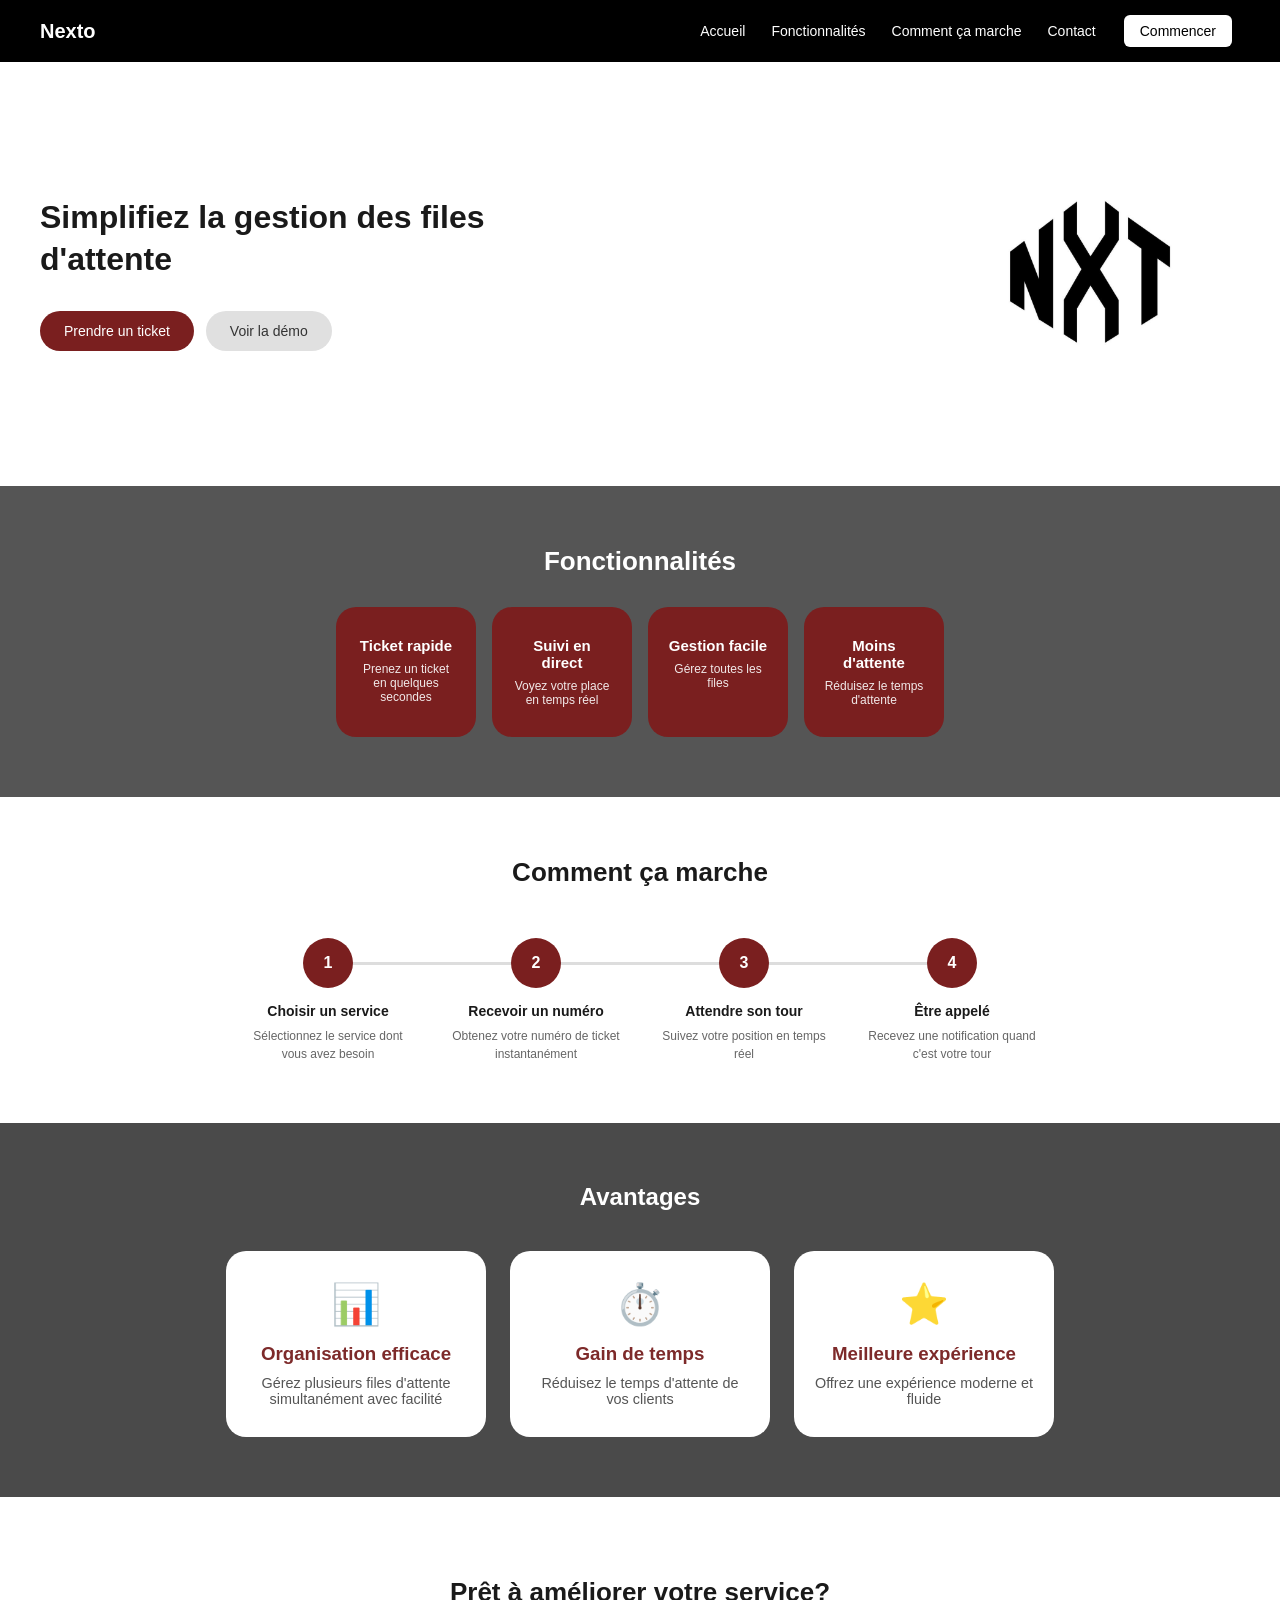
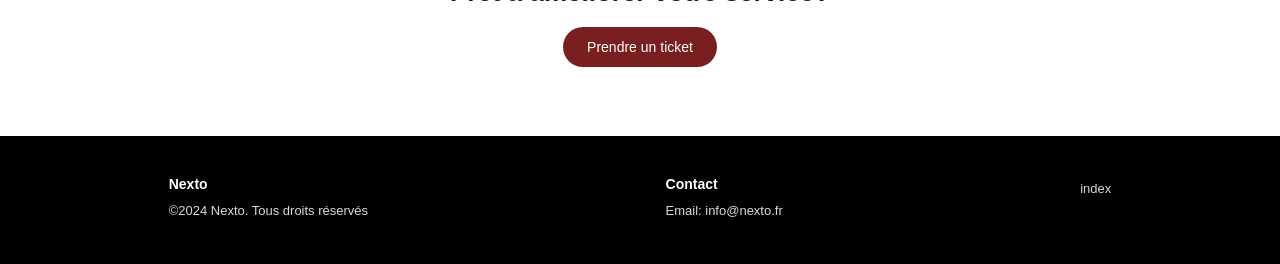
<file: index.html>
<!DOCTYPE html>
<html lang="fr">
<head>
  <meta charset="UTF-8">
  <title>Nexto</title>
  <link rel="stylesheet" href="style.css">
</head>
<body>

<!-- HEADER -->
<header>
  <div class="logo">Nexto</div>
  <nav>
    <a href="#">Accueil</a>
    <a href="#features">Fonctionnalités</a>
    <a href="#how-new">Comment ça marche</a>
    <a href="#footer">Contact</a>
    <a href="prendre-ticket.html" class="btn-start">Commencer</a>
  </nav>
</header>

<!-- HERO -->
<section class="hero">
  <div class="hero-text">
    <h1>Simplifiez la gestion des files d'attente</h1>
    <div class="buttons">
        <a href="prendre-ticket.html" class="btn-primary">Prendre un ticket</a>
      <button class="btn-secondary">Voir la démo</button>
    </div>
  </div>
  <div class="hero-image">
    <img src="images/logooo.jpg" alt="Nexto">
  </div>
</section>

<!-- FEATURES -->
<section id="features" class="features">
  <h2>Fonctionnalités</h2>
  <div class="cards">
    <div class="card">
      <h3>Ticket rapide</h3>
      <p>Prenez un ticket en quelques secondes</p>
    </div>
    <div class="card">
      <h3>Suivi en direct</h3>
      <p>Voyez votre place en temps réel</p>
    </div>
    <div class="card">
      <h3>Gestion facile</h3>
      <p>Gérez toutes les files</p>
    </div>
    <div class="card">
      <h3>Moins d'attente</h3>
      <p>Réduisez le temps d'attente</p>
    </div>
  </div>
</section>

<!-- HOW IT WORKS -->
<section id="how-new" class="how-new">
  <h2>Comment ça marche</h2>
  <div class="steps">
    <div class="step">
      <div class="circle">1</div>
      <h3>Choisir un service</h3>
      <p>Sélectionnez le service dont vous avez besoin</p>
    </div>
    <div class="step">
      <div class="circle">2</div>
      <h3>Recevoir un numéro</h3>
      <p>Obtenez votre numéro de ticket instantanément</p>
    </div>
    <div class="step">
      <div class="circle">3</div>
      <h3>Attendre son tour</h3>
      <p>Suivez votre position en temps réel</p>
    </div>
    <div class="step">
      <div class="circle">4</div>
      <h3>Être appelé</h3>
      <p>Recevez une notification quand c'est votre tour</p>
    </div>
  </div>
</section>

<!-- ADVANTAGES -->
<section id="advantages" class="advantages">
  <h2>Avantages</h2>
  <div class="adv-cards">

    <div class="adv-card">
      <div class="icon">📊</div>
      <h3>Organisation efficace</h3>
      <p>Gérez plusieurs files d'attente simultanément avec facilité</p>
    </div>

    <div class="adv-card">
      <div class="icon">⏱️</div>
      <h3>Gain de temps</h3>
      <p>Réduisez le temps d'attente de vos clients</p>
    </div>

    <div class="adv-card">
      <div class="icon">⭐</div>
      <h3>Meilleure expérience</h3>
      <p>Offrez une expérience moderne et fluide</p>
    </div>

  </div>
</section>

<!-- CTA -->
<section id="cta" class="cta">
  <h2>Prêt à améliorer votre service?</h2>
  <a href="prendre-ticket.html" class="btn-primary">Prendre un ticket</a>
</section>

<!-- FOOTER -->
<footer id="footer">
  <div>
    <h5>Nexto</h5>
    <p>&copy;2024 Nexto. Tous droits réservés</p>
  </div><div>
    <h5>Contact</h5>
    <p>Email: info@nexto.fr</p>
  </div>
  <div>
    <ul>
      <li><a href="index.html">index</a></li>
    </ul>
  </div>
  
</footer>
</file>
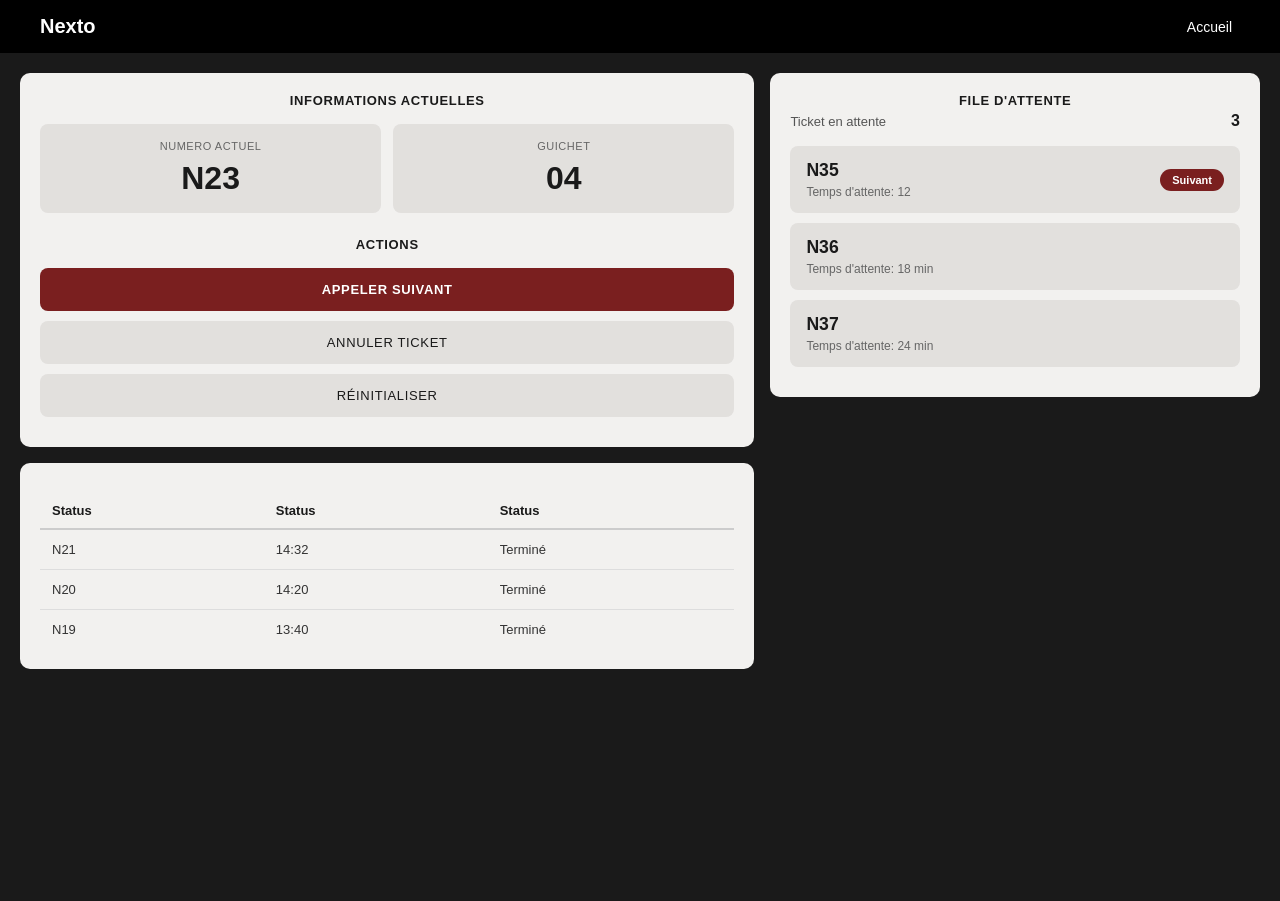
<file: Admin-panel.html>
<!DOCTYPE html>
<html lang="fr">
<head>
  <meta charset="UTF-8">
  <title>Nexto - Admin</title>
  <link rel="stylesheet" href="style.css">
</head>
<body>

<!-- HEADER -->
<header>
  <div class="logo">Nexto</div>
  <nav>
    <a href="index.html">Accueil</a>
  </nav>
</header>

<!-- ADMIN WRAPPER -->
<div class="admin-wrapper">

  <!-- COLONNE GAUCHE -->
  <div class="admin-left">

    <!-- INFORMATIONS ACTUELLES -->
    <div class="admin-card">
      <h3 class="admin-section-title">INFORMATIONS ACTUELLES</h3>

      <div class="admin-info-row">
        <div class="admin-info-box">
          <p class="admin-info-label">NUMERO ACTUEL</p>
          <p class="admin-info-value">N23</p>
        </div>
        <div class="admin-info-box">
          <p class="admin-info-label">GUICHET</p>
          <p class="admin-info-value">04</p>
        </div>
      </div>

      <h3 class="admin-section-title" style="margin-top: 24px;">ACTIONS</h3>

      <button class="admin-btn-primary">APPELER SUIVANT</button>
      <button class="admin-btn-secondary">ANNULER TICKET</button>
      <button class="admin-btn-secondary">RÉINITIALISER</button>
    </div>

    <!-- HISTORIQUE -->
    <div class="admin-card" style="margin-top: 16px;">
      <table class="admin-table">
        <thead>
          <tr>
            <th>Status</th>
            <th>Status</th>
            <th>Status</th>
          </tr>
        </thead>
        <tbody>
          <tr>
            <td>N21</td>
            <td>14:32</td>
            <td>Terminé</td>
          </tr>
          <tr>
            <td>N20</td>
            <td>14:20</td>
            <td>Terminé</td>
          </tr>
          <tr>
            <td>N19</td>
            <td>13:40</td>
            <td>Terminé</td>
          </tr>
        </tbody>
      </table>
    </div>

  </div>

  <!-- COLONNE DROITE -->
  <div class="admin-right">
    <div class="admin-card">

      <div class="admin-queue-header">
        <h3 class="admin-section-title" style="margin-bottom: 4px;">FILE D'ATTENTE</h3>
        <div class="admin-queue-meta">
          <span>Ticket en attente</span>
          <span class="admin-queue-count">3</span>
        </div>
      </div>

      <div class="admin-queue-item active">
        <div>
          <p class="admin-queue-num">N35</p>
          <p class="admin-queue-time">Temps d'attente: 12</p>
        </div>
        <span class="badge-suivant">Suivant</span>
      </div>

      <div class="admin-queue-item">
        <div>
          <p class="admin-queue-num">N36</p>
          <p class="admin-queue-time">Temps d'attente: 18 min</p>
        </div>
      </div>

      <div class="admin-queue-item">
        <div>
          <p class="admin-queue-num">N37</p>
          <p class="admin-queue-time">Temps d'attente: 24 min</p>
        </div>
      </div>

    </div>
  </div>

</div>

</body>
</html>
</file>
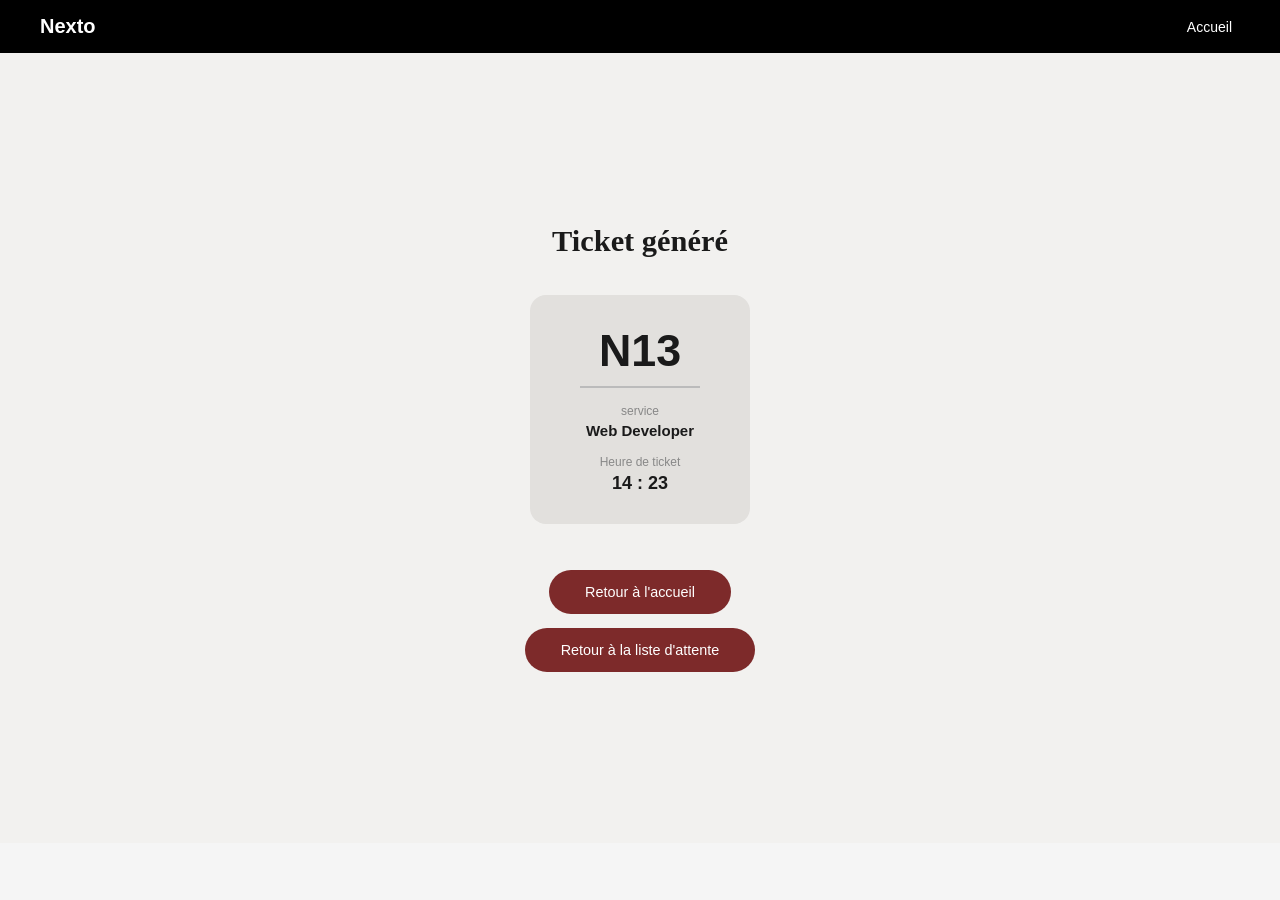
<file: gerer-ticket.html>
<!DOCTYPE html>
<html lang="fr">
<head>
  <meta charset="UTF-8">
  <title>Nexto - Ticket généré</title>
  <link rel="stylesheet" href="style.css">
</head>
<body>

<!-- Header -->
<header>
  <div class="logo">Nexto</div>
  <nav>
    <a href="index.html">Accueil</a>
  </nav>
</header>

<!-- Page 3  -->
<div class="page3-wrapper">
  <div class="page3">

    <h1>Ticket généré</h1>

    <div class="ticket-card">
      <div class="ticket-number">N13</div>
      <hr class="ticket-line">
      <p class="ticket-label">service</p>
      <p class="ticket-service">Web Developer</p>
      <p class="ticket-label">Heure de ticket</p>
      <p class="ticket-time">14 : 23</p>
    </div>

    <a href="index.html" class="btn-retour">Retour à l'accueil</a>
    <a href="Liste-attente.html" class="btn-retour">Retour à la liste d'attente</a>

  </div>
</div>


</body>
</html>
</file>
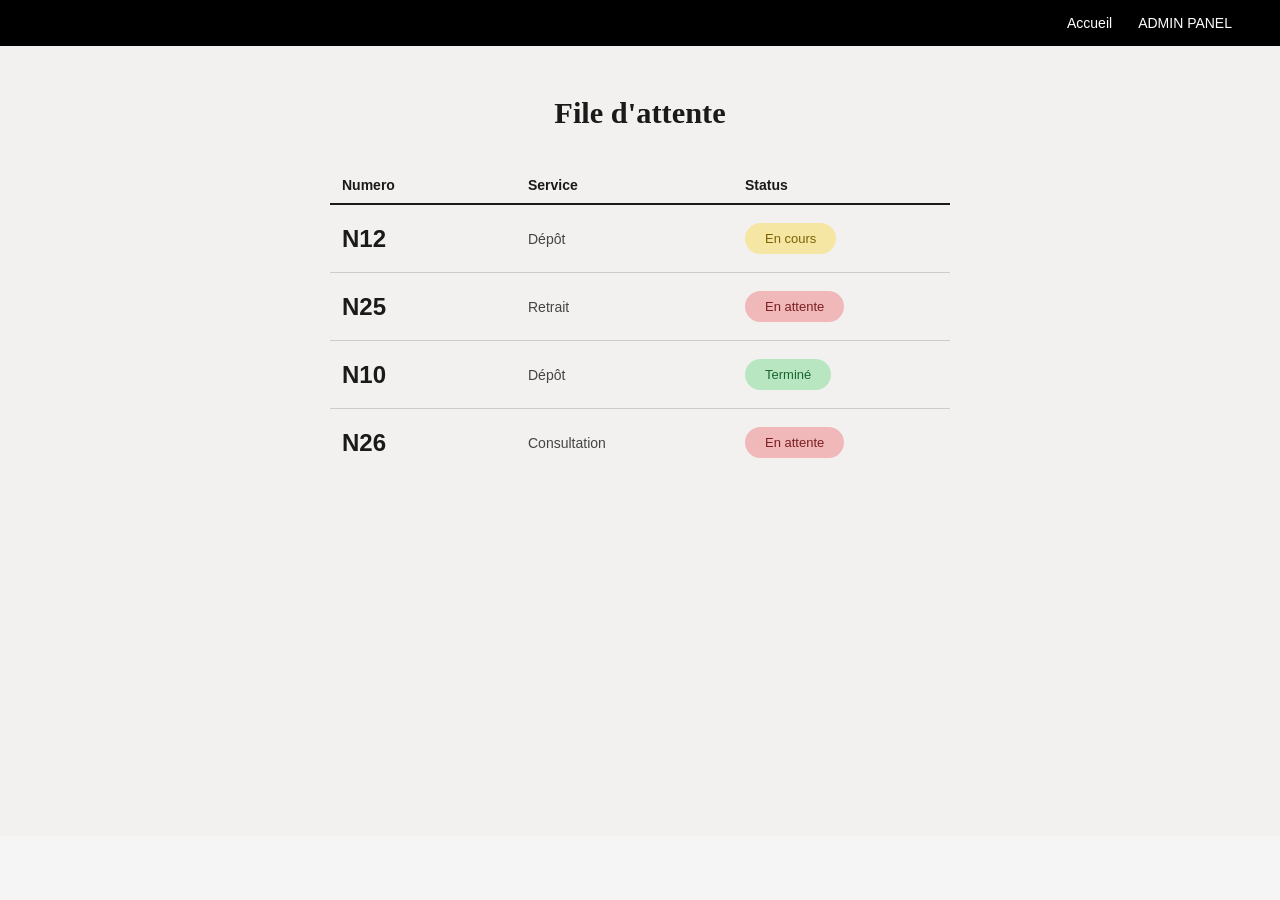
<file: Liste-attente.html>
<!DOCTYPE html>
<html lang="fr">
<head>
  <meta charset="UTF-8">
  <title>Nexto - File d'attente</title>
  <link rel="stylesheet" href="style.css">
</head>
<body>

<!-- HEADER -->
<header>
  <div class="logo"></div>
  <nav>
    <a href="index.html">Accueil</a>
    <a href="Admin-panel.html">ADMIN PANEL</a>
  </nav>
</header>

<!-- PAGE 4 MAIN -->
<div class="page4-wrapper">
  <div class="page4">

    <h1>File d'attente</h1>

    <table class="queue-table">
      <thead>
        <tr>
          <th>Numero</th>
          <th>Service</th>
          <th>Status</th>
        </tr>
      </thead>
      <tbody>
        <tr>
          <td class="queue-num">N12</td>
          <td class="queue-service">Dépôt</td>
          <td><span class="badge en-cours">En cours</span></td>
        </tr>
        <tr>
          <td class="queue-num">N25</td>
          <td class="queue-service">Retrait</td>
          <td><span class="badge en-attente">En attente</span></td>
        </tr>
        <tr>
          <td class="queue-num">N10</td>
          <td class="queue-service">Dépôt</td>
          <td><span class="badge termine">Terminé</span></td>
        </tr>
        <tr>
          <td class="queue-num">N26</td>
          <td class="queue-service">Consultation</td>
          <td><span class="badge en-attente">En attente</span></td>
        </tr>
      </tbody>
    </table>

  </div>
</div>



</body>
</html>
</file>
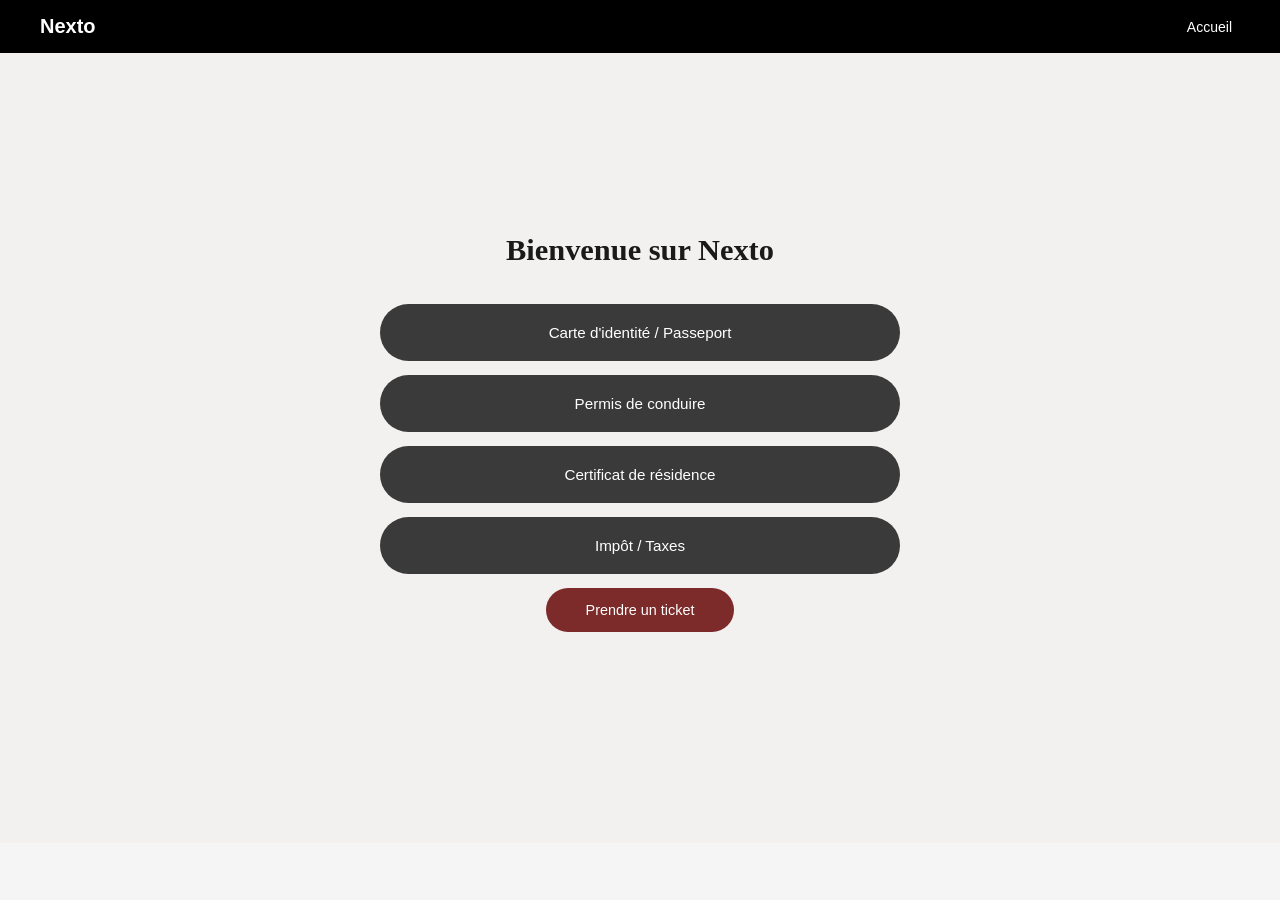
<file: prendre-ticket.html>
<!DOCTYPE html>
<html lang="fr">
<head>
  <meta charset="UTF-8">
  <title>Nexto - Ticket</title>
  <link rel="stylesheet" href="style.css">
</head>
<body>

<!-- HEADER -->
<header>
  <div class="logo">Nexto</div>
  <nav>
    <a href="index.html">Accueil</a>
  </nav>
</header>

<!-- PAGE 2 MAIN -->
<div class="page2-wrapper">
  <div class="page2">

    <h1>Bienvenue sur Nexto</h1>

    <div class="services">

      <input type="radio" name="service" id="s1">
      <label for="s1">Carte d'identité / Passeport</label>

      <input type="radio" name="service" id="s2">
      <label for="s2">Permis de conduire</label>

      <input type="radio" name="service" id="s3">
      <label for="s3">Certificat de résidence</label>

      <input type="radio" name="service" id="s4">
      <label for="s4">Impôt / Taxes</label>

      <a href="gerer-ticket.html" class="ticket-btn">Prendre un ticket</a>

    </div>

  </div>
</div>


</body>
</html>
</file>
<file: style.css>
* {
  margin: 0;
  padding: 0;
  box-sizing: border-box;
  font-family: Arial, sans-serif;
}

body {
  background: #f5f5f5;
}

/* ══════════════════════════════
   HEADER
══════════════════════════════ */
header {
  background: black;
  color: white;
  display: flex;
  justify-content: space-between;
  padding: 15px 40px;
  align-items: center;
}

header .logo {
  color: white;
  font-size: 20px;
  font-weight: bold;
}

nav {
  display: flex;
  align-items: center;
  gap: 10px;
}

nav a {
  color: white;
  margin: 0 8px;
  text-decoration: none;
  font-size: 14px;
}

.btn-start {
  background: white;
  color: black;
  padding: 8px 16px;
  border: none;
  border-radius: 6px;
  cursor: pointer;
  font-size: 14px;
  margin-left: 10px;
}

/* ══════════════════════════════
   HERO
══════════════════════════════ */
.hero {
  display: flex;
  justify-content: space-between;
  align-items: center;
  padding: 60px 40px;
  background: white;
}

.hero-text {
  max-width: 45%;
}

.hero-text h1 {
  font-size: 32px;
  font-weight: bold;
  margin-bottom: 30px;
  line-height: 1.3;
  color: #1a1a1a;
}

.buttons {
  display: flex;
  gap: 12px;
}

.btn-primary {
  background: #7a1f1f;
  color: white;
  padding: 12px 24px;
  border: none;
  border-radius: 25px;
  cursor: pointer;
  font-size: 14px;
  text-decoration: none;
}

.btn-secondary {
  background: #e0e0e0;
  color: #333;
  padding: 12px 24px;
  border: none;
  border-radius: 25px;
  cursor: pointer;
  font-size: 14px;
}

.hero-image img {
  width: 300px;
  border-radius: 10px;
}

/* ══════════════════════════════
   FEATURES
══════════════════════════════ */
.features {
  background: #555;
  color: white;
  text-align: center;
  padding: 60px 40px;
}

.features h2 {
  font-size: 26px;
  margin-bottom: 30px;
}

.cards {
  display: flex;
  justify-content: center;
  gap: 16px;
  flex-wrap: wrap;
}

.card {
  background: #7a1f1f;
  padding: 30px 20px;
  width: 140px;
  border-radius: 20px;
  text-align: center;
  color: white;
  font-size: 14px;
}

.card h3 {
  font-size: 15px;
  margin-bottom: 8px;
}

.card p {
  font-size: 12px;
  opacity: 0.9;
}

/* ══════════════════════════════
   HOW IT WORKS
══════════════════════════════ */
.how-new {
  background: white;
  padding: 60px 40px;
  text-align: center;
}

.how-new h2 {
  margin-bottom: 50px;
  font-size: 26px;
  color: #1a1a1a;
}

.steps {
  display: flex;
  justify-content: space-between;
  align-items: flex-start;
  position: relative;
  max-width: 800px;
  margin: 0 auto;
}

.steps::before {
  content: "";
  position: absolute;
  top: 24px;
  left: 10%;
  width: 80%;
  height: 3px;
  background: #ddd;
  z-index: 0;
}

.step {
  width: 22%;
  position: relative;
  z-index: 1;
  text-align: center;
}

.circle {
  width: 50px;
  height: 50px;
  background: #7a1f1f;
  color: white;
  border-radius: 50%;
  display: flex;
  align-items: center;
  justify-content: center;
  margin: 0 auto 15px;
  font-weight: bold;
  font-size: 16px;
}

.step h3 {
  font-size: 14px;
  font-weight: bold;
  margin-bottom: 8px;
  color: #1a1a1a;
}

.step p {
  font-size: 12px;
  color: #666;
  line-height: 1.5;
}

/* ══════════════════════════════
   ADVANTAGES
══════════════════════════════ */
/* ADVANTAGES SECTION */
.advantages {
  background: #4a4a4a;
  padding: 60px 20px;
  text-align: center;
}

.advantages h2 {
  color: #fff;
  margin-bottom: 40px;
}

/* container */
.adv-cards {
  display: flex;
  justify-content: center;
  gap: 24px;
  flex-wrap: wrap;
}

/* card */
.adv-card {
  background: #ffffff;
  padding: 30px 20px;
  border-radius: 20px;
  width: 260px;
  text-align: center;
  transition: 0.3s;
}

/* hover effect */
.adv-card:hover {
  transform: translateY(-8px);
  box-shadow: 0 10px 25px rgba(0,0,0,0.2);
}

/* icon */
.adv-card .icon {
  font-size: 40px;
  margin-bottom: 15px;
}

/* title */
.adv-card h3 {
  margin-bottom: 10px;
  color: #7d2a2a;
}

/* text */
.adv-card p {
  font-size: 0.9rem;
  color: #555;
}
/* ══════════════════════════════
   CTA
══════════════════════════════ */
.cta {
  text-align: center;
  padding: 80px 40px;
  background: white;
}

.cta h2 {
  font-size: 26px;
  margin-bottom: 30px;
  color: #1a1a1a;
}



/* ══════════════════════════════
   PAGE 2 — WRAPPER + CONTAINER
══════════════════════════════ */
.page2-wrapper {
  min-height: calc(100vh - 110px);
  display: flex;
  align-items: center;
  justify-content: center;
  background: #f2f1ef;
  padding: 60px 20px;
}

.page2 {
  width: 100%;
  max-width: 520px;
  display: flex;
  flex-direction: column;
  align-items: center;
}

.page2 h1 {
  font-size: 1.9rem;
  color: #1a1a1a;
  text-align: center;
  margin-bottom: 36px;
  font-family: Georgia, serif;
  font-weight: bold;
}

/* ══════════════════════════════
   PAGE 2 — SERVICES
══════════════════════════════ */
.services {
  width: 100%;
  display: flex;
  flex-direction: column;
  gap: 14px;
  margin-bottom: 32px;
}

.services input[type="radio"] {
  display: none;
}

.services label {
  display: block;
  width: 100%;
  padding: 18px 28px;
  background: #3b3a3a;
  border: 2px solid transparent;
  border-radius: 50px;
  font-size: 0.95rem;
  font-weight: 500;
  color: #ffffff;
  cursor: pointer;
  text-align: center;
  transition: background 0.2s, border-color 0.2s;
  box-sizing: border-box;
}

.services label:hover {
  background: #3a3937;
  border-color: #662e2e;
}

.services input[type="radio"]:checked + label {
  background: #ffffff;
  border-color: #7d2a2a;
  color: #7d2a2a;
}

/* ══════════════════════════════
   PAGE 2 — TICKET BUTTON
══════════════════════════════ */
.ticket-btn {
  display: block;
  padding: 14px 40px;
  background: #7d2a2a;
  color: #fff;
  border: none;
  border-radius: 50px;
  font-size: 0.9rem;
  font-weight: 500;
  text-align: center;
  text-decoration: none;
  cursor: not-allowed;
  pointer-events: none;
  align-self: center;
}

.services input[type="radio"]:checked ~ .ticket-btn {
  background: #7d2a2a;
  cursor: pointer;
  pointer-events: auto;
}

.services input[type="radio"]:checked ~ .ticket-btn:hover {
  background: #621f1f;
}

/* ══════════════════════════════
   PAGE 3 
══════════════════════════════ */
.page3-wrapper {
  min-height: calc(100vh - 110px);
  display: flex;
  align-items: center;
  justify-content: center;
  background: #f2f1ef;
  padding: 60px 20px;
}

.page3 {
  width: 100%;
  max-width: 520px;
  display: flex;
  flex-direction: column;
  align-items: center;
}

.page3 h1 {
  font-size: 1.9rem;
  color: #1a1a1a;
  text-align: center;
  margin-bottom: 36px;
  font-family: Georgia, serif;
  font-weight: bold;
}

/* carte ticket */
.ticket-card {
  background: #e2e0dd;
  border-radius: 16px;
  padding: 30px 50px;
  text-align: center;
  margin-bottom: 32px;
  min-width: 220px;
}

.ticket-number {
  font-size: 2.8rem;
  font-weight: bold;
  color: #1a1a1a;
  margin-bottom: 10px;
}

.ticket-line {
  border: none;
  border-top: 2px solid #bbb;
  margin: 10px 0 16px;
}

.ticket-label {
  font-size: 12px;
  color: #888;
  margin-bottom: 4px;
}

.ticket-service {
  font-size: 15px;
  font-weight: bold;
  color: #1a1a1a;
  margin-bottom: 16px;
}

.ticket-time {
  font-size: 18px;
  font-weight: bold;
  color: #1a1a1a;
}

/* bouton retour */
.btn-retour {
  display: block;
  padding: 14px 36px;
  margin: 14px auto 0;
  background: #7d2a2a;
  color: #fff;
  border: none;
  border-radius: 50px;
  font-size: 0.9rem;
  font-weight: 500;
  text-align: center;
  text-decoration: none;
  cursor: pointer;
}

.btn-retour:hover {
  background: #621f1f;
}


/* ══════════════════════════════
   PAGE 4 — FILE D'ATTENTE
══════════════════════════════ */
.page4-wrapper {
  min-height: calc(100vh - 110px);
  display: flex;
  align-items: flex-start;
  justify-content: center;
  background: #f2f1ef;
  padding: 50px 20px;
}

.page4 {
  width: 100%;
  max-width: 620px;
}

.page4 h1 {
  font-size: 1.9rem;
  color: #1a1a1a;
  text-align: center;
  margin-bottom: 36px;
  font-family: Georgia, serif;
  font-weight: bold;
}

/* tableau */
.queue-table {
  width: 100%;
  border-collapse: collapse;
}

.queue-table thead tr {
  border-bottom: 2px solid #1a1a1a;
}

.queue-table th {
  text-align: left;
  font-size: 14px;
  font-weight: 600;
  color: #1a1a1a;
  padding: 10px 12px;
}

.queue-table tbody tr {
  border-bottom: 1px solid #ccc;
}

.queue-table tbody tr:last-child {
  border-bottom: none;
}

.queue-num {
  font-size: 1.5rem;
  font-weight: bold;
  color: #1a1a1a;
  padding: 18px 12px;
  width: 30%;
}

.queue-service {
  font-size: 14px;
  color: #444;
  padding: 18px 12px;
  width: 35%;
}

.queue-table td:last-child {
  padding: 18px 12px;
  width: 35%;
}

/* badges status */
.badge {
  display: inline-block;
  padding: 8px 20px;
  border-radius: 20px;
  font-size: 13px;
  font-weight: 500;
}

.badge.en-cours {
  background: #f5e6a3;
  color: #7a6000;
}

.badge.en-attente {
  background: #f0b8b8;
  color: #7a1f1f;
}

.badge.termine {
  background: #b8e6c1;
  color: #1a6630;
}



/* ══════════════════════════════
   ADMIN PAGE
══════════════════════════════ */
.admin-wrapper {
  display: flex;
  gap: 16px;
  padding: 20px;
  background: #1a1a1a;
  min-height: calc(100vh - 52px);
  align-items: flex-start;
}

/* colonnes */
.admin-left {
  flex: 1.2;
  display: flex;
  flex-direction: column;
  gap: 0;
}

.admin-right {
  flex: 0.8;
}

/* carte blanche */
.admin-card {
  background: #f2f1ef;
  border-radius: 10px;
  padding: 20px;
}

/* titres sections */
.admin-section-title {
  font-size: 13px;
  font-weight: bold;
  color: #1a1a1a;
  text-align: center;
  margin-bottom: 16px;
  letter-spacing: 0.05em;
}

/* info boxes NUMERO + GUICHET */
.admin-info-row {
  display: flex;
  gap: 12px;
  margin-bottom: 8px;
}

.admin-info-box {
  flex: 1;
  background: #e2e0dd;
  border-radius: 8px;
  padding: 16px;
  text-align: center;
}

.admin-info-label {
  font-size: 11px;
  color: #666;
  margin-bottom: 8px;
  letter-spacing: 0.05em;
}

.admin-info-value {
  font-size: 2rem;
  font-weight: bold;
  color: #1a1a1a;
}

/* boutons actions */
.admin-btn-primary {
  display: block;
  width: 100%;
  padding: 14px;
  background: #7a1f1f;
  color: white;
  border: none;
  border-radius: 8px;
  font-size: 13px;
  font-weight: bold;
  cursor: pointer;
  margin-bottom: 10px;
  letter-spacing: 0.05em;
}

.admin-btn-secondary {
  display: block;
  width: 100%;
  padding: 14px;
  background: #e2e0dd;
  color: #1a1a1a;
  border: none;
  border-radius: 8px;
  font-size: 13px;
  font-weight: 500;
  cursor: pointer;
  margin-bottom: 10px;
  letter-spacing: 0.05em;
}

.admin-btn-secondary:hover {
  background: #d5d2ce;
}

/* tableau historique */
.admin-table {
  width: 100%;
  border-collapse: collapse;
  margin-top: 10px;
}

.admin-table th {
  font-size: 13px;
  font-weight: bold;
  color: #1a1a1a;
  padding: 10px 12px;
  border-bottom: 2px solid #ccc;
  text-align: left;
}

.admin-table td {
  font-size: 13px;
  color: #333;
  padding: 12px 12px;
  border-bottom: 1px solid #ddd;
}

.admin-table tbody tr:last-child td {
  border-bottom: none;
}

/* file d'attente droite */
.admin-queue-header {
  margin-bottom: 16px;
}

.admin-queue-meta {
  display: flex;
  justify-content: space-between;
  align-items: center;
  font-size: 13px;
  color: #555;
}

.admin-queue-count {
  font-weight: bold;
  color: #1a1a1a;
  font-size: 16px;
}

.admin-queue-item {
  background: #e2e0dd;
  border-radius: 8px;
  padding: 14px 16px;
  margin-bottom: 10px;
  display: flex;
  justify-content: space-between;
  align-items: center;
}

.admin-queue-num {
  font-size: 1.1rem;
  font-weight: bold;
  color: #1a1a1a;
  margin-bottom: 4px;
}

.admin-queue-time {
  font-size: 12px;
  color: #666;
}

.badge-suivant {
  background: #7a1f1f;
  color: white;
  font-size: 11px;
  font-weight: bold;
  padding: 5px 12px;
  border-radius: 20px;
}

/* ══════════════════════════════
   FOOTER
══════════════════════════════ */
footer {
  background: #000000;
  padding: 40px 20px;
  display: flex;
  justify-content: space-around;
  flex-wrap: wrap;
}

footer p,
footer li,
footer a {
  font-size: 13px;
  color: #dfd6d6;
  text-decoration: none;
  line-height: 2;
  text-decoration: none;
  list-style: none;
}

footer h5 {
  font-size: 14px;
  margin-bottom: 6px;
  color: white;
}

footer ul {
  list-style: none;
}
</file>
